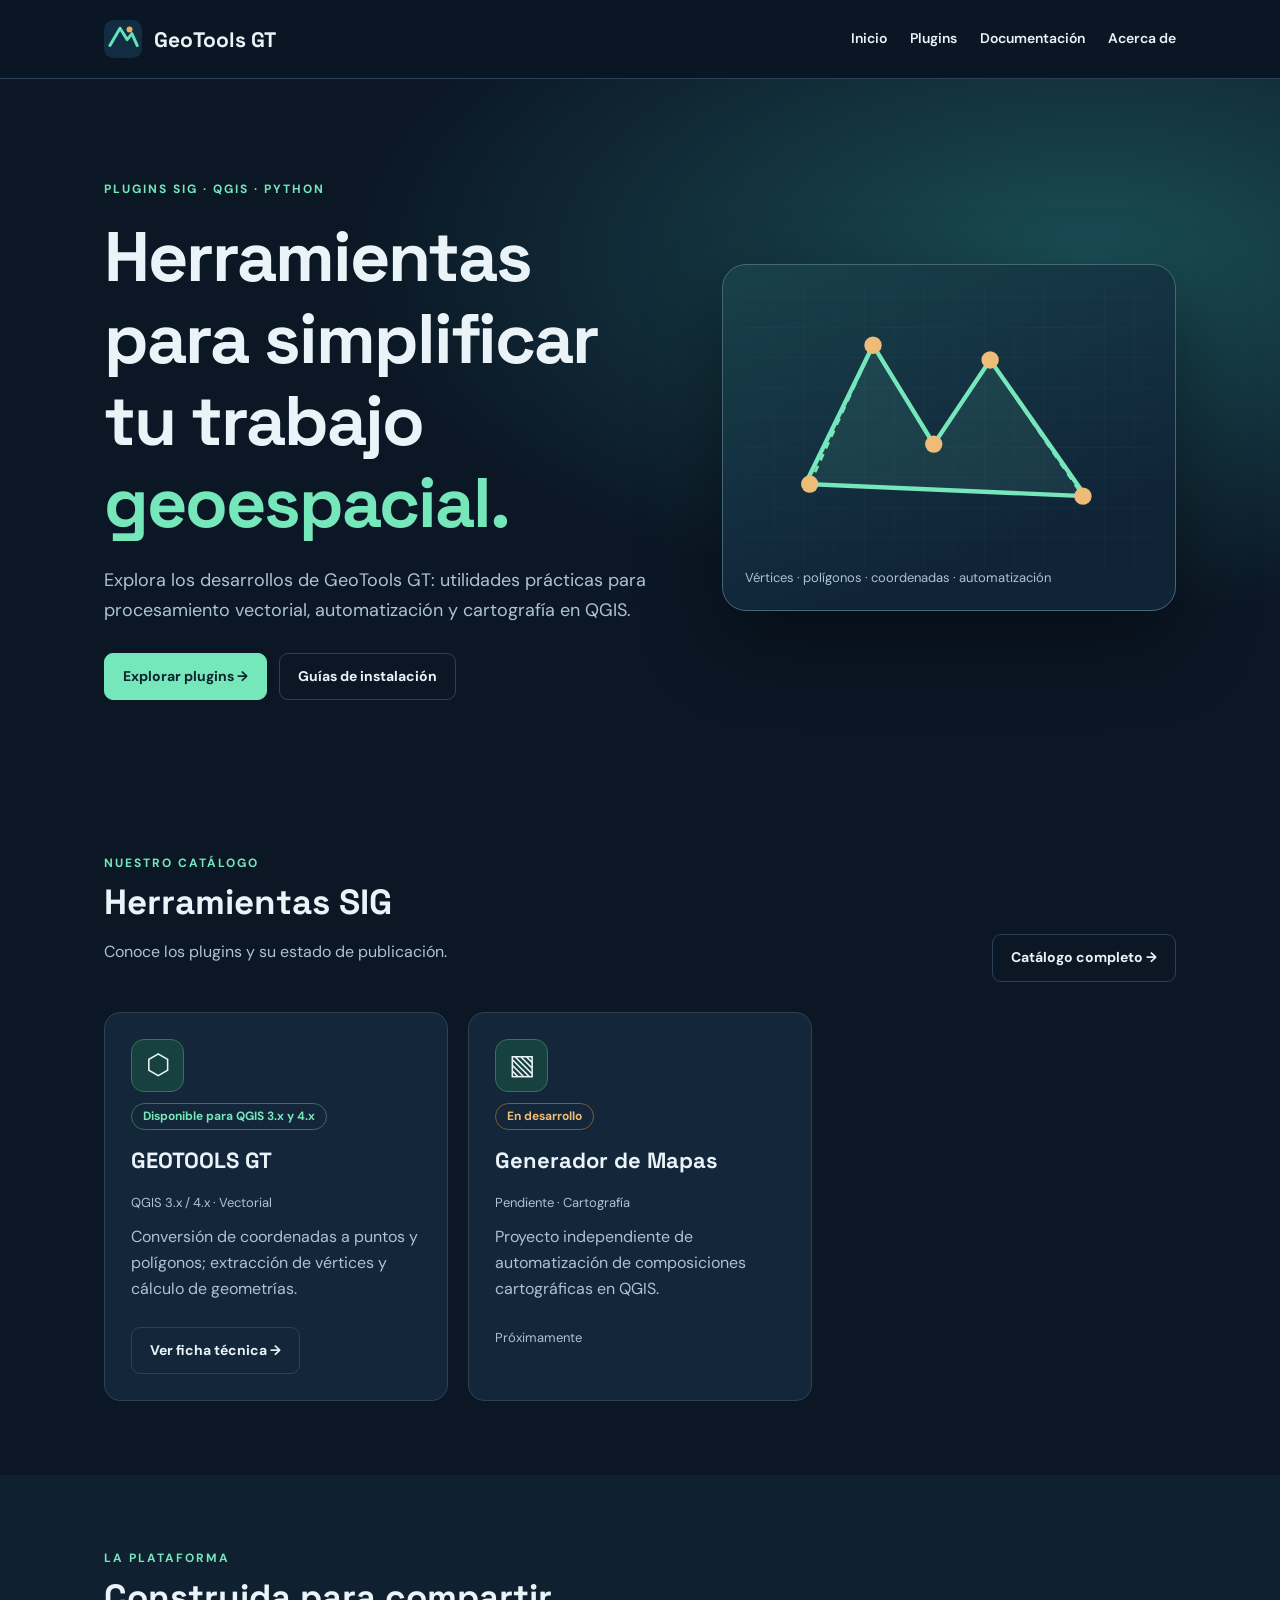
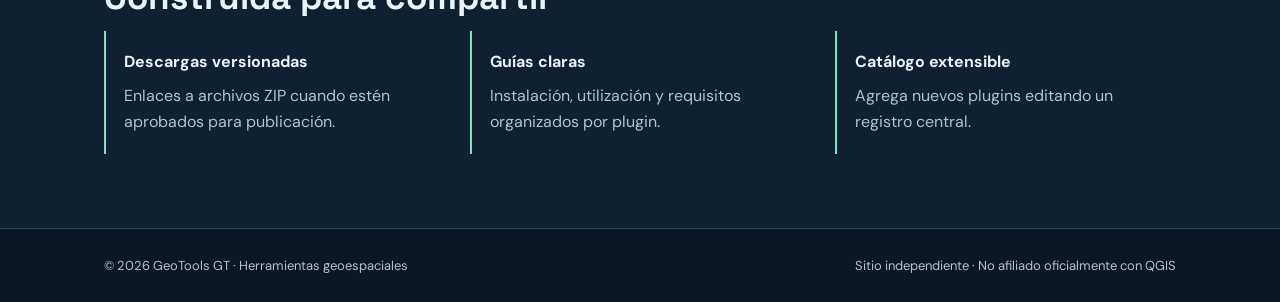
<file: index.html>
<!doctype html><html lang="es"><head><meta charset="utf-8"><meta name="viewport" content="width=device-width,initial-scale=1"><meta name="description" content="GeoTools GT: catálogo y documentación de plugins SIG para QGIS."><title>Inicio | GeoTools GT</title><link rel="icon" href="assets/img/logo.svg" type="image/svg+xml"><link rel="stylesheet" href="assets/css/style.css"></head><body data-root=""><header class="header"><nav class="container nav"><a class="brand" href="index.html"><img src="assets/img/logo.svg" alt="Logo GeoTools GT">GeoTools GT</a><div class="links"><a href="index.html">Inicio</a><a href="catalogo.html">Plugins</a><a href="documentacion.html">Documentación</a><a href="acerca.html">Acerca de</a></div></nav></header><main><section class="hero"><div class="container hero-grid"><div><span class="eyebrow">Plugins SIG · QGIS · Python</span><h1>Herramientas para simplificar tu trabajo <span style="color:var(--mint)">geoespacial.</span></h1><p class="lead">Explora los desarrollos de GeoTools GT: utilidades prácticas para procesamiento vectorial, automatización y cartografía en QGIS.</p><div class="actions"><a class="btn" href="catalogo.html">Explorar plugins →</a><a class="btn secondary" href="documentacion.html">Guías de instalación</a></div></div><div class="visual"><div class="visual-inner"><svg viewBox="0 0 400 260" xmlns="http://www.w3.org/2000/svg"><path d="M35 196 113 36 183 150 248 53 358 210Z" stroke="#76e6bb" stroke-width="5" fill="#76e6bb18"/><path d="M40 196 113 36 183 150 248 53 355 210" fill="none" stroke="#76e6bb" stroke-width="3" stroke-dasharray="8 7"/><circle cx="113" cy="36" r="10" fill="#efbc78"/><circle cx="183" cy="150" r="10" fill="#efbc78"/><circle cx="248" cy="53" r="10" fill="#efbc78"/><circle cx="355" cy="210" r="10" fill="#efbc78"/><circle cx="40" cy="196" r="10" fill="#efbc78"/></svg></div><div class="mini">Vértices · polígonos · coordenadas · automatización</div></div></div></section><section class="section"><div class="container"><div class="section-heading"><div><div class="eyebrow">Nuestro catálogo</div><h2>Herramientas SIG</h2><p class="muted">Conoce los plugins y su estado de publicación.</p></div><a href="catalogo.html" class="btn secondary">Catálogo completo →</a></div><div class="grid" data-catalog></div></div></section><section class="section alt"><div class="container"><div class="eyebrow">La plataforma</div><h2>Construida para compartir</h2><div class="features"><div class="feature"><strong>Descargas versionadas</strong><p>Enlaces a archivos ZIP cuando estén aprobados para publicación.</p></div><div class="feature"><strong>Guías claras</strong><p>Instalación, utilización y requisitos organizados por plugin.</p></div><div class="feature"><strong>Catálogo extensible</strong><p>Agrega nuevos plugins editando un registro central.</p></div></div></div></section></main><footer class="footer"><div class="container"><span>© 2026 GeoTools GT · Herramientas geoespaciales</span><span>Sitio independiente · No afiliado oficialmente con QGIS</span></div></footer><script src="assets/js/site.js" defer></script></body></html>
</file>
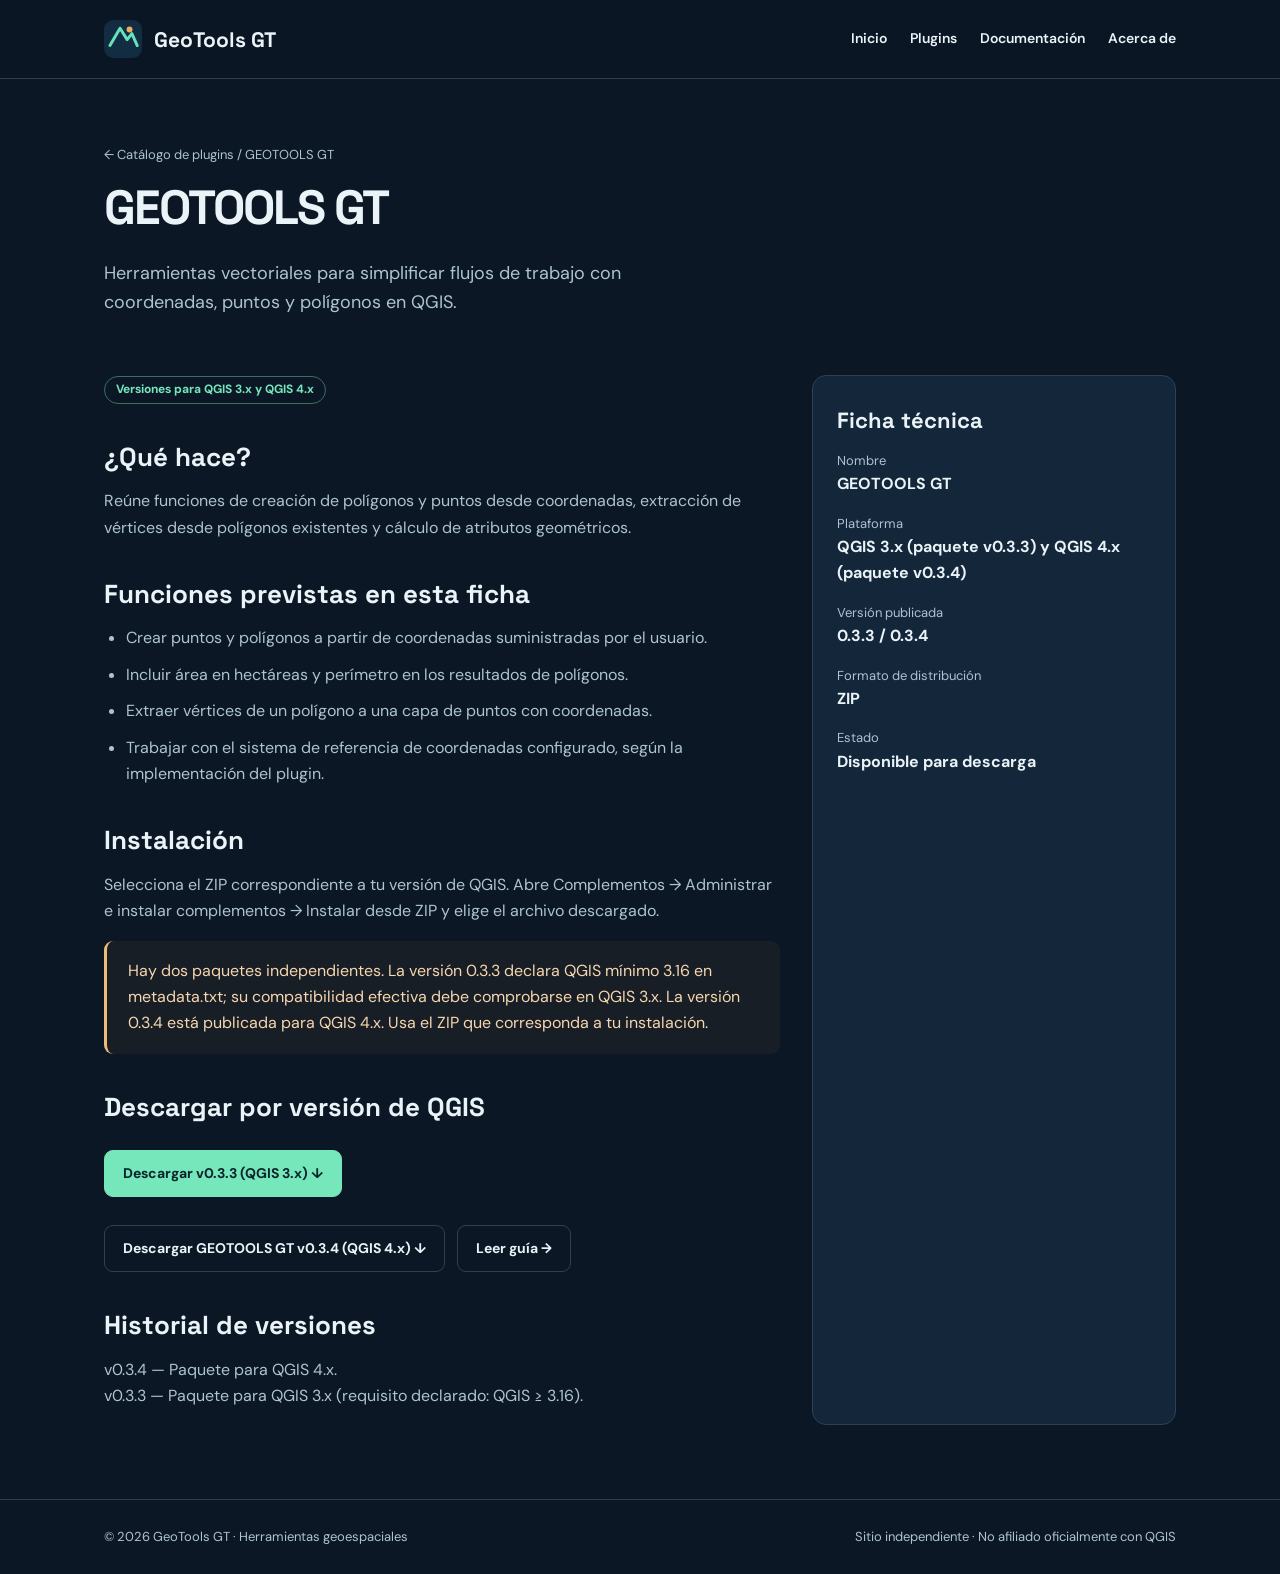
<file: plugins/geotools-gt/index.html>
<!DOCTYPE html>
<html lang="es"><head><meta charset="utf-8"/><meta content="width=device-width,initial-scale=1" name="viewport"/><meta content="GeoTools GT: catálogo y documentación de plugins SIG para QGIS." name="description"/><title>GEOTOOLS GT | GeoTools GT</title><link href="../../assets/img/logo.svg" rel="icon" type="image/svg+xml"/><link href="../../assets/css/style.css" rel="stylesheet"/></head><body data-root="../../"><header class="header"><nav class="container nav"><a class="brand" href="../../index.html"><img alt="Logo GeoTools GT" src="../../assets/img/logo.svg"/>GeoTools GT</a><div class="links"><a href="../../index.html">Inicio</a><a href="../../catalogo.html">Plugins</a><a href="../../documentacion.html">Documentación</a><a href="../../acerca.html">Acerca de</a></div></nav></header><main><section class="pagehead"><div class="container"><div class="breadcrumb"><a href="../../catalogo.html">← Catálogo de plugins</a> / GEOTOOLS GT</div><h1>GEOTOOLS GT</h1><p class="lead">Herramientas vectoriales para simplificar flujos de trabajo con coordenadas, puntos y polígonos en QGIS.</p></div></section><section class="section" style="padding-top:15px"><div class="container pluginhero"><div class="doc"><span class="tag">Versiones para QGIS 3.x y QGIS 4.x</span><h2>¿Qué hace?</h2><p>Reúne funciones de creación de polígonos y puntos desde coordenadas, extracción de vértices desde polígonos existentes y cálculo de atributos geométricos.</p><h2>Funciones previstas en esta ficha</h2><ul class="list-clean"><li>Crear puntos y polígonos a partir de coordenadas suministradas por el usuario.</li><li>Incluir área en hectáreas y perímetro en los resultados de polígonos.</li><li>Extraer vértices de un polígono a una capa de puntos con coordenadas.</li><li>Trabajar con el sistema de referencia de coordenadas configurado, según la implementación del plugin.</li></ul><h2>Instalación</h2><p>Selecciona el ZIP correspondiente a tu versión de QGIS. Abre Complementos → Administrar e instalar complementos → Instalar desde ZIP y elige el archivo descargado.</p><div class="notice">Hay dos paquetes independientes. La versión 0.3.3 declara QGIS mínimo 3.16 en metadata.txt; su compatibilidad efectiva debe comprobarse en QGIS 3.x. La versión 0.3.4 está publicada para QGIS 4.x. Usa el ZIP que corresponda a tu instalación.</div><h2>Descargar por versión de QGIS</h2><div class="actions"><a class="btn" href="../../downloads/GeoTools_GT_v0_3_3_QGIS3.zip" download="GeoTools_GT_v0_3_3_QGIS3.zip">Descargar v0.3.3 (QGIS 3.x) ↓</a></div><div class="actions"><a class="btn secondary" download="GeoTools_GT_v0_3_4_QGIS4.zip" href="../../downloads/GeoTools_GT_v0_3_4_QGIS4.zip">Descargar GEOTOOLS GT v0.3.4 (QGIS 4.x) ↓</a><a class="btn secondary" href="../../documentacion.html">Leer guía →</a></div><h2>Historial de versiones</h2><p>v0.3.4 — Paquete para QGIS 4.x. <br>v0.3.3 — Paquete para QGIS 3.x (requisito declarado: QGIS ≥ 3.16).</p></div><aside class="panel"><h3>Ficha técnica</h3><dl><dt>Nombre</dt><dd>GEOTOOLS GT</dd><dt>Plataforma</dt><dd>QGIS 3.x (paquete v0.3.3) y QGIS 4.x (paquete v0.3.4)</dd><dt>Versión publicada</dt><dd>0.3.3 / 0.3.4</dd><dt>Formato de distribución</dt><dd>ZIP</dd><dt>Estado</dt><dd>Disponible para descarga</dd></dl></aside></div></section></main><footer class="footer"><div class="container"><span>© 2026 GeoTools GT · Herramientas geoespaciales</span><span>Sitio independiente · No afiliado oficialmente con QGIS</span></div></footer><script defer="" src="../../assets/js/site.js"></script></body></html>
</file>
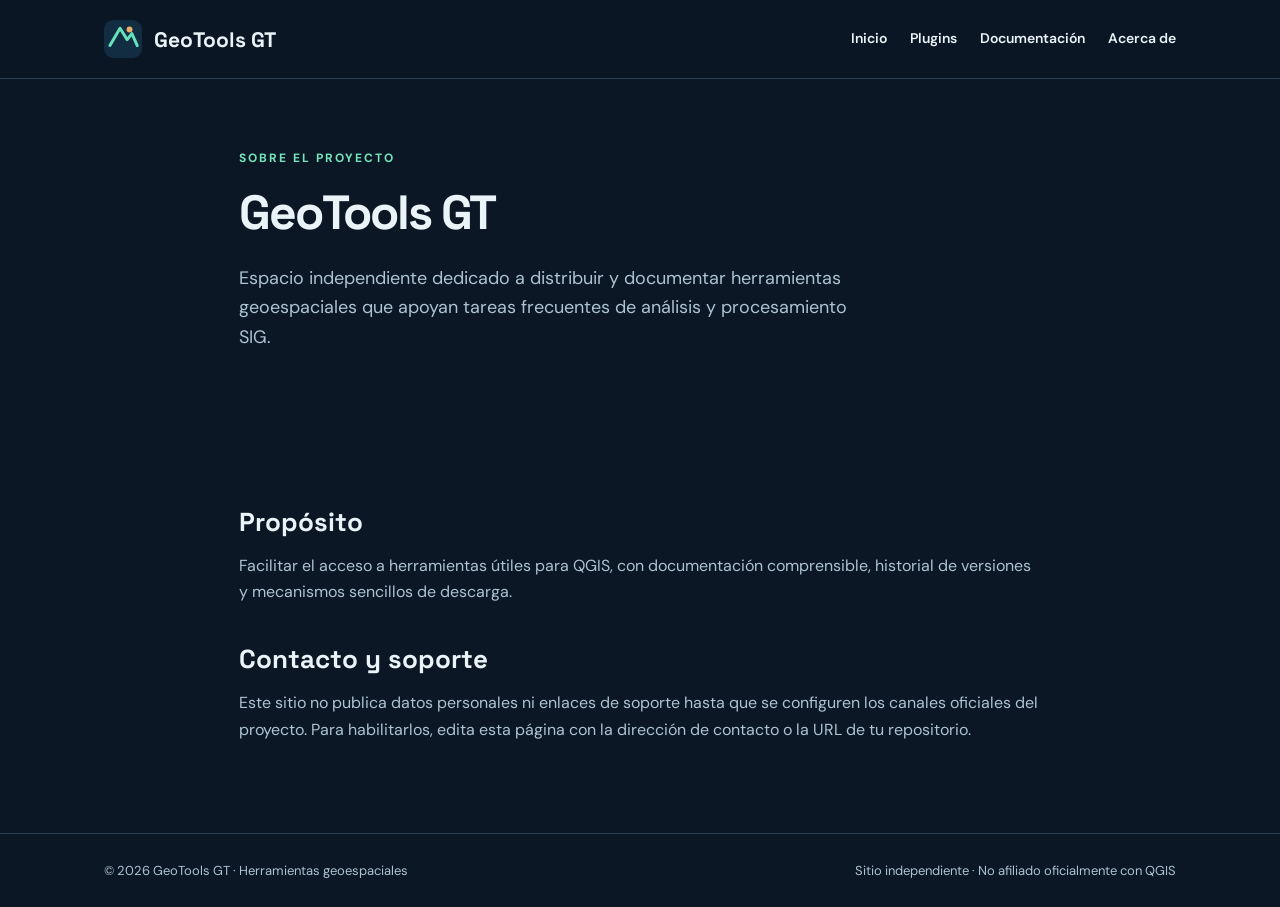
<file: acerca.html>
<!doctype html><html lang="es"><head><meta charset="utf-8"><meta name="viewport" content="width=device-width,initial-scale=1"><meta name="description" content="GeoTools GT: catálogo y documentación de plugins SIG para QGIS."><title>Acerca de | GeoTools GT</title><link rel="icon" href="assets/img/logo.svg" type="image/svg+xml"><link rel="stylesheet" href="assets/css/style.css"></head><body data-root=""><header class="header"><nav class="container nav"><a class="brand" href="index.html"><img src="assets/img/logo.svg" alt="Logo GeoTools GT">GeoTools GT</a><div class="links"><a href="index.html">Inicio</a><a href="catalogo.html">Plugins</a><a href="documentacion.html">Documentación</a><a href="acerca.html">Acerca de</a></div></nav></header><main><section class="pagehead"><div class="container doc"><span class="eyebrow">Sobre el proyecto</span><h1>GeoTools GT</h1><p class="lead">Espacio independiente dedicado a distribuir y documentar herramientas geoespaciales que apoyan tareas frecuentes de análisis y procesamiento SIG.</p></div></section><section class="section"><div class="container doc"><h2>Propósito</h2><p>Facilitar el acceso a herramientas útiles para QGIS, con documentación comprensible, historial de versiones y mecanismos sencillos de descarga.</p><h2>Contacto y soporte</h2><p>Este sitio no publica datos personales ni enlaces de soporte hasta que se configuren los canales oficiales del proyecto. Para habilitarlos, edita esta página con la dirección de contacto o la URL de tu repositorio.</p></div></section></main><footer class="footer"><div class="container"><span>© 2026 GeoTools GT · Herramientas geoespaciales</span><span>Sitio independiente · No afiliado oficialmente con QGIS</span></div></footer><script src="assets/js/site.js" defer></script></body></html>
</file>
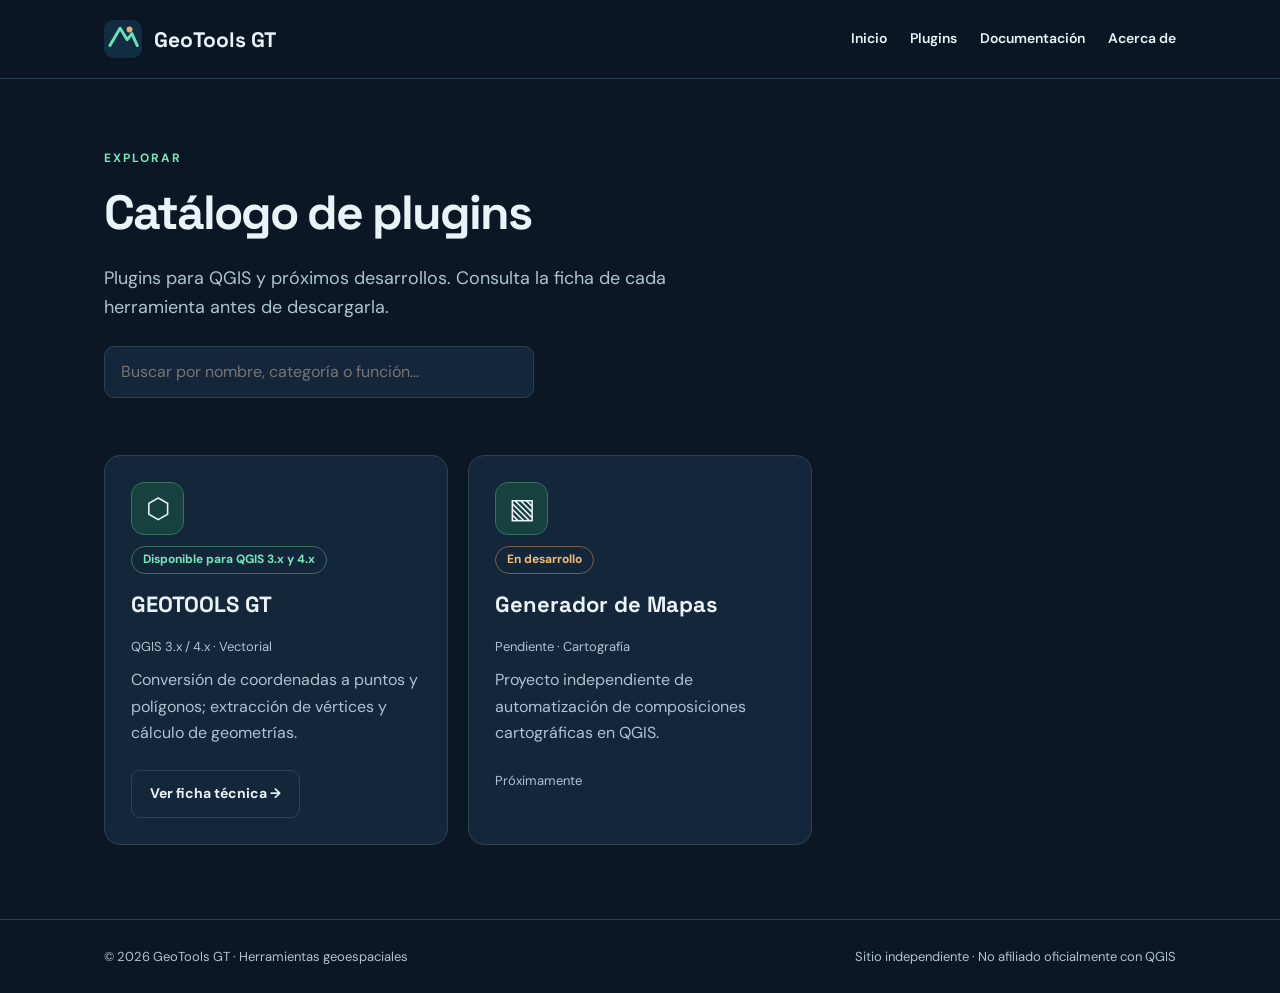
<file: catalogo.html>
<!doctype html><html lang="es"><head><meta charset="utf-8"><meta name="viewport" content="width=device-width,initial-scale=1"><meta name="description" content="GeoTools GT: catálogo y documentación de plugins SIG para QGIS."><title>Catálogo | GeoTools GT</title><link rel="icon" href="assets/img/logo.svg" type="image/svg+xml"><link rel="stylesheet" href="assets/css/style.css"></head><body data-root=""><header class="header"><nav class="container nav"><a class="brand" href="index.html"><img src="assets/img/logo.svg" alt="Logo GeoTools GT">GeoTools GT</a><div class="links"><a href="index.html">Inicio</a><a href="catalogo.html">Plugins</a><a href="documentacion.html">Documentación</a><a href="acerca.html">Acerca de</a></div></nav></header><main><section class="pagehead"><div class="container"><span class="eyebrow">Explorar</span><h1>Catálogo de plugins</h1><p class="lead">Plugins para QGIS y próximos desarrollos. Consulta la ficha de cada herramienta antes de descargarla.</p><div class="toolbar"><input class="search" data-search type="search" aria-label="Buscar plugins" placeholder="Buscar por nombre, categoría o función…"></div></div></section><section class="section" style="padding-top:10px"><div class="container"><div class="grid" data-catalog></div></div></section></main><footer class="footer"><div class="container"><span>© 2026 GeoTools GT · Herramientas geoespaciales</span><span>Sitio independiente · No afiliado oficialmente con QGIS</span></div></footer><script src="assets/js/site.js" defer></script></body></html>
</file>
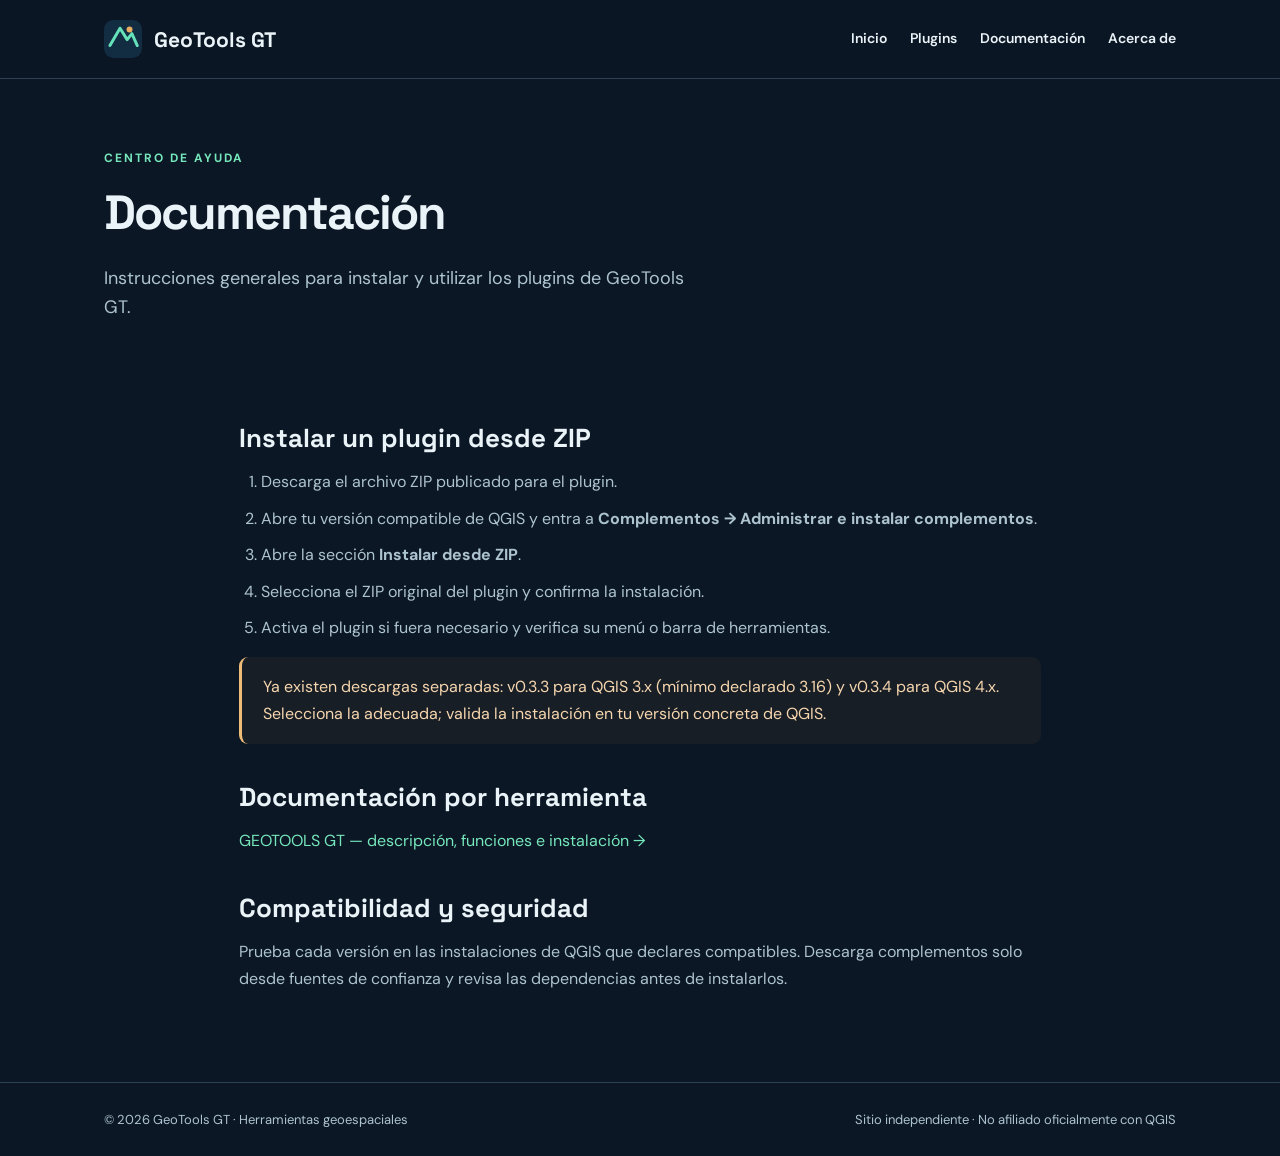
<file: documentacion.html>
<!doctype html><html lang="es"><head><meta charset="utf-8"><meta name="viewport" content="width=device-width,initial-scale=1"><meta name="description" content="GeoTools GT: catálogo y documentación de plugins SIG para QGIS."><title>Documentación | GeoTools GT</title><link rel="icon" href="assets/img/logo.svg" type="image/svg+xml"><link rel="stylesheet" href="assets/css/style.css"></head><body data-root=""><header class="header"><nav class="container nav"><a class="brand" href="index.html"><img src="assets/img/logo.svg" alt="Logo GeoTools GT">GeoTools GT</a><div class="links"><a href="index.html">Inicio</a><a href="catalogo.html">Plugins</a><a href="documentacion.html">Documentación</a><a href="acerca.html">Acerca de</a></div></nav></header><main><section class="pagehead"><div class="container"><span class="eyebrow">Centro de ayuda</span><h1>Documentación</h1><p class="lead">Instrucciones generales para instalar y utilizar los plugins de GeoTools GT.</p></div></section><section class="section" style="padding-top:20px"><div class="container doc"><h2>Instalar un plugin desde ZIP</h2><ol class="list-clean"><li>Descarga el archivo ZIP publicado para el plugin.</li><li>Abre tu versión compatible de QGIS y entra a <strong>Complementos → Administrar e instalar complementos</strong>.</li><li>Abre la sección <strong>Instalar desde ZIP</strong>.</li><li>Selecciona el ZIP original del plugin y confirma la instalación.</li><li>Activa el plugin si fuera necesario y verifica su menú o barra de herramientas.</li></ol><div class="notice">Ya existen descargas separadas: v0.3.3 para QGIS 3.x (mínimo declarado 3.16) y v0.3.4 para QGIS 4.x. Selecciona la adecuada; valida la instalación en tu versión concreta de QGIS.</div><h2>Documentación por herramienta</h2><p><a href="plugins/geotools-gt/index.html" style="color:var(--mint)">GEOTOOLS GT — descripción, funciones e instalación →</a></p><h2>Compatibilidad y seguridad</h2><p>Prueba cada versión en las instalaciones de QGIS que declares compatibles. Descarga complementos solo desde fuentes de confianza y revisa las dependencias antes de instalarlos.</p></div></section></main><footer class="footer"><div class="container"><span>© 2026 GeoTools GT · Herramientas geoespaciales</span><span>Sitio independiente · No afiliado oficialmente con QGIS</span></div></footer><script src="assets/js/site.js" defer></script></body></html>
</file>
<file: assets/css/style.css>
@import url('https://fonts.googleapis.com/css2?family=DM+Sans:wght@400;500;600;700&family=Space+Grotesk:wght@500;600;700&display=swap');
:root{color-scheme:dark;--bg:#0b1725;--panel:#13263a;--stroke:#2b4256;--text:#eaf3f7;--muted:#aec3d0;--mint:#76e6bb;--amber:#efbc78}*{box-sizing:border-box}html{scroll-behavior:smooth}body{margin:0;background:var(--bg);color:var(--text);font:16px/1.65 'DM Sans',Arial,sans-serif}a{color:inherit;text-decoration:none}a:hover{color:var(--mint)}button,input{font:inherit}.container{max-width:1120px;margin:auto;padding:0 24px}.header{border-bottom:1px solid var(--stroke);background:#0b1725ed;position:sticky;top:0;z-index:5;backdrop-filter:blur(12px)}.nav{display:flex;align-items:center;justify-content:space-between;gap:25px;min-height:78px}.brand{display:flex;align-items:center;gap:12px;font:700 21px 'Space Grotesk',sans-serif}.brand img{width:38px}.links{display:flex;align-items:center;gap:23px;flex-wrap:wrap}.links a{font-size:14px;font-weight:600}.pill,.btn{display:inline-flex;align-items:center;justify-content:center;gap:9px;border-radius:9px;padding:11px 18px;font-weight:700;font-size:14px}.btn{border:1px solid var(--mint);background:var(--mint);color:#09252a;cursor:pointer}.btn:hover{background:#a1f2d3;color:#09252a}.btn.secondary{background:transparent;color:var(--text);border-color:var(--stroke)}.btn.secondary:hover{border-color:var(--mint);color:var(--mint)}.btn.disabled{pointer-events:none;opacity:.52;filter:grayscale(1)}.eyebrow{text-transform:uppercase;font-size:12px;color:var(--mint);letter-spacing:2px;font-weight:700}.hero{padding:96px 0 80px;background:radial-gradient(ellipse at 85% 25%,#1a4d55 0,transparent 48%)}.hero-grid{display:grid;grid-template-columns:1.25fr 1fr;gap:50px;align-items:center}h1,h2,h3{font-family:'Space Grotesk',Arial,sans-serif;line-height:1.17}h1{font-size:clamp(40px,5.5vw,70px);letter-spacing:-2px;margin:15px 0 22px}h2{font-size:35px;margin:8px 0 13px}h3{margin:8px 0;font-size:22px}.lead{font-size:18px;color:var(--muted);max-width:610px}.actions{display:flex;gap:12px;flex-wrap:wrap;margin-top:28px}.visual{border:1px solid #456776;background:linear-gradient(160deg,#18414b,#102438 75%);border-radius:24px;padding:22px;box-shadow:0 32px 80px #0006}.visual-inner{min-height:280px;background:repeating-linear-gradient(0deg,transparent 0 29px,#ffffff0b 30px),repeating-linear-gradient(90deg,transparent 0 29px,#ffffff0b 30px);display:grid;place-items:center;border-radius:12px}.visual svg{width:85%;max-height:260px}.section{padding:74px 0}.section.alt{background:#0f2030}.muted{color:var(--muted)}.section-heading{display:flex;justify-content:space-between;align-items:end;gap:20px;margin-bottom:30px}.grid{display:grid;grid-template-columns:repeat(3,minmax(0,1fr));gap:20px}.card{background:var(--panel);border:1px solid var(--stroke);padding:26px;border-radius:16px;display:flex;flex-direction:column;gap:10px}.card p{color:var(--muted);margin:0 0 14px}.card .btn{margin-top:auto;align-self:flex-start}.tag{display:inline-block;border:1px solid #37715f;border-radius:99px;padding:3px 11px;color:var(--mint);font-size:12px;font-weight:700}.tag.soon{border-color:#765f43;color:var(--amber)}.symbol{width:53px;height:53px;border:1px solid #37715f;background:#16413f;border-radius:13px;display:grid;place-items:center;font-size:28px}.features{display:grid;grid-template-columns:repeat(3,1fr);gap:25px}.feature{padding:18px;border-left:2px solid var(--mint)}.feature strong{display:block;margin-bottom:8px}.feature p{margin:0;color:var(--muted)}.footer{border-top:1px solid var(--stroke);padding:26px 0;color:var(--muted);font-size:13px}.footer .container{display:flex;justify-content:space-between;gap:12px;flex-wrap:wrap}.pagehead{padding:65px 0 24px}.pagehead h1{font-size:48px}.toolbar{display:flex;gap:12px;flex-wrap:wrap;margin:23px 0}.search{width:100%;max-width:430px;padding:12px 16px;background:var(--panel);border:1px solid var(--stroke);border-radius:10px;color:white}.doc{max-width:850px}.doc h2{font-size:26px;margin-top:38px}.doc p,.doc li{color:var(--muted)}.doc code,.doc pre{background:#1a3546;border-radius:5px;padding:3px 6px;color:var(--mint)}.doc pre{padding:18px;overflow:auto}.notice{padding:17px 21px;border-left:3px solid var(--amber);background:#372e294d;border-radius:9px;color:#f6d6ae}.list-clean{padding-left:22px}.list-clean li{margin-bottom:10px}.breadcrumb{font-size:13px;color:var(--muted)}.pluginhero{display:grid;grid-template-columns:1.3fr .7fr;gap:32px}.panel{background:var(--panel);border:1px solid var(--stroke);border-radius:14px;padding:24px}.panel dt{color:var(--muted);font-size:13px}.panel dd{margin:0 0 15px;font-weight:700}.mini{font-size:13px;color:var(--muted)}@media(max-width:760px){.nav{align-items:flex-start;padding:16px 0;flex-direction:column}.links{gap:14px}.hero{padding:62px 0}.hero-grid,.pluginhero{grid-template-columns:1fr}.visual{display:none}.grid,.features{grid-template-columns:1fr}.section{padding:50px 0}.section-heading{display:block}h1{letter-spacing:-1px}.pagehead h1{font-size:38px}}
</file>
